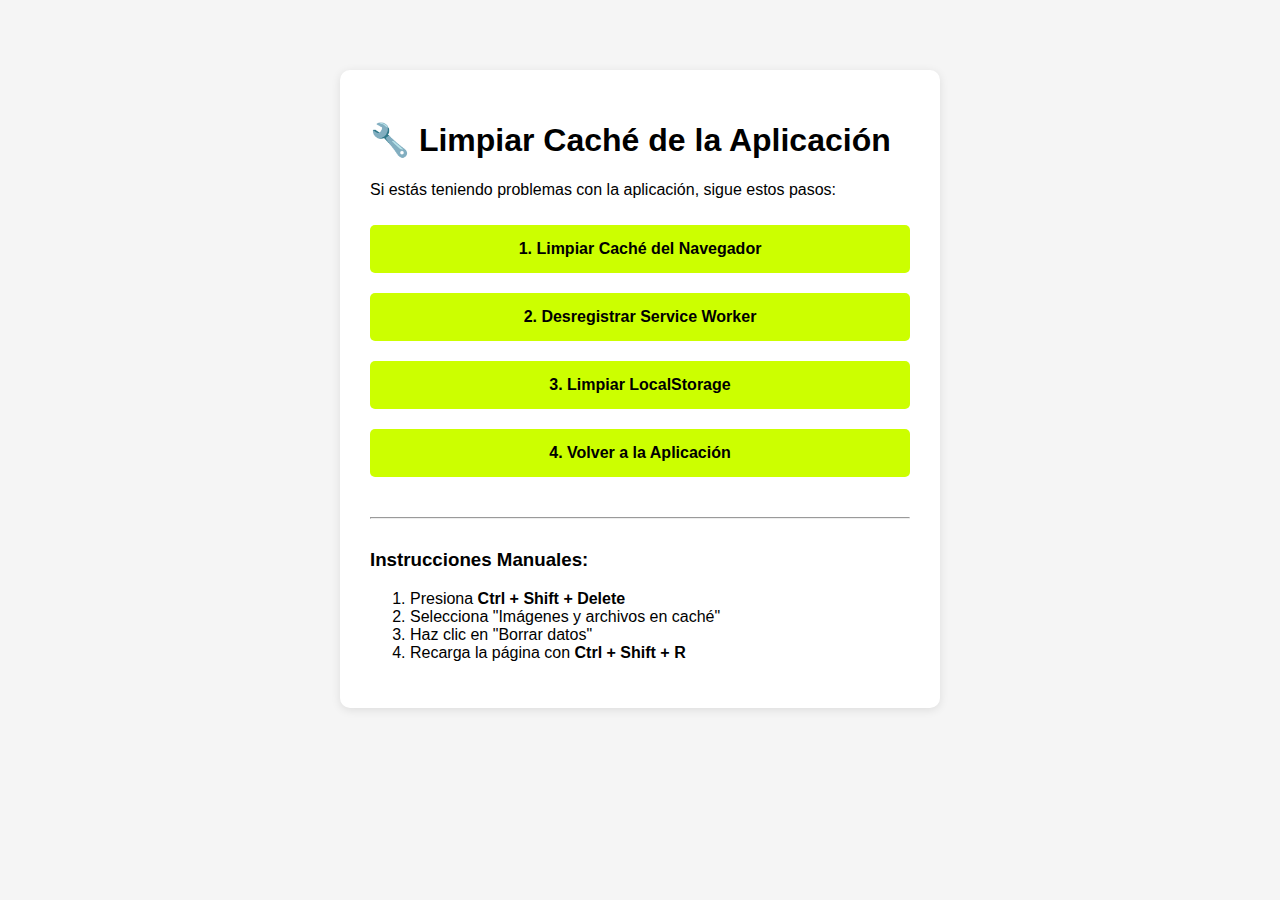
<file: clear-cache.html>
<!DOCTYPE html>
<html>

<head>
    <meta charset="UTF-8">
    <title>Limpiar Caché - Americanas</title>
    <style>
        body {
            font-family: Arial, sans-serif;
            max-width: 600px;
            margin: 50px auto;
            padding: 20px;
            background: #f5f5f5;
        }

        .card {
            background: white;
            padding: 30px;
            border-radius: 10px;
            box-shadow: 0 2px 10px rgba(0, 0, 0, 0.1);
        }

        button {
            background: #CCFF00;
            color: black;
            border: none;
            padding: 15px 30px;
            font-size: 16px;
            font-weight: bold;
            border-radius: 5px;
            cursor: pointer;
            width: 100%;
            margin: 10px 0;
        }

        button:hover {
            background: #b8e600;
        }

        .status {
            margin-top: 20px;
            padding: 15px;
            border-radius: 5px;
            display: none;
        }

        .success {
            background: #d4edda;
            color: #155724;
            border: 1px solid #c3e6cb;
        }

        .info {
            background: #d1ecf1;
            color: #0c5460;
            border: 1px solid #bee5eb;
        }
    </style>
</head>

<body>
    <div class="card">
        <h1>🔧 Limpiar Caché de la Aplicación</h1>
        <p>Si estás teniendo problemas con la aplicación, sigue estos pasos:</p>

        <button onclick="clearCache()">1. Limpiar Caché del Navegador</button>
        <button onclick="unregisterServiceWorker()">2. Desregistrar Service Worker</button>
        <button onclick="clearStorage()">3. Limpiar LocalStorage</button>
        <button onclick="window.location.href='index.html'">4. Volver a la Aplicación</button>

        <div id="status" class="status"></div>

        <hr style="margin: 30px 0;">

        <h3>Instrucciones Manuales:</h3>
        <ol>
            <li>Presiona <strong>Ctrl + Shift + Delete</strong></li>
            <li>Selecciona "Imágenes y archivos en caché"</li>
            <li>Haz clic en "Borrar datos"</li>
            <li>Recarga la página con <strong>Ctrl + Shift + R</strong></li>
        </ol>
    </div>

    <script>
        function showStatus(message, type = 'success') {
            const status = document.getElementById('status');
            status.className = `status ${type}`;
            status.textContent = message;
            status.style.display = 'block';
        }

        async function clearCache() {
            try {
                if ('caches' in window) {
                    const cacheNames = await caches.keys();
                    await Promise.all(
                        cacheNames.map(cacheName => caches.delete(cacheName))
                    );
                    showStatus('✅ Caché limpiada correctamente');
                } else {
                    showStatus('ℹ️ Tu navegador no soporta Cache API', 'info');
                }
            } catch (error) {
                showStatus('❌ Error al limpiar caché: ' + error.message, 'info');
            }
        }

        async function unregisterServiceWorker() {
            try {
                if ('serviceWorker' in navigator) {
                    const registrations = await navigator.serviceWorker.getRegistrations();
                    for (let registration of registrations) {
                        await registration.unregister();
                    }
                    showStatus('✅ Service Worker desregistrado');
                } else {
                    showStatus('ℹ️ No hay Service Worker registrado', 'info');
                }
            } catch (error) {
                showStatus('❌ Error: ' + error.message, 'info');
            }
        }

        function clearStorage() {
            try {
                localStorage.clear();
                sessionStorage.clear();
                showStatus('✅ Storage limpiado');
            } catch (error) {
                showStatus('❌ Error: ' + error.message, 'info');
            }
        }
    </script>
</body>

</html>
</file>
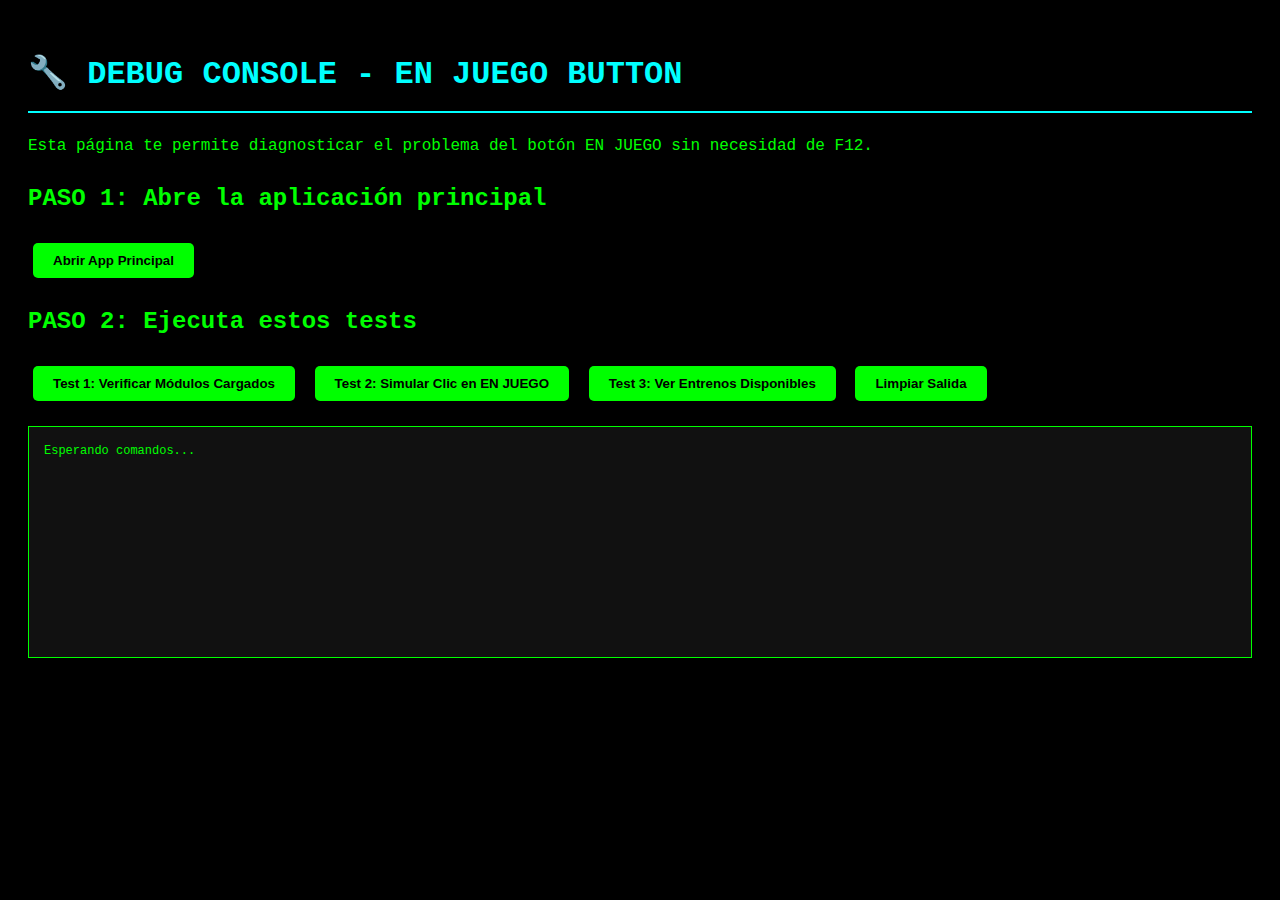
<file: debug-en-juego.html>
<!DOCTYPE html>
<html lang="es">

<head>
    <meta charset="UTF-8">
    <meta name="viewport" content="width=device-width, initial-scale=1.0">
    <title>Debug EN JUEGO - Console Abierta</title>
    <style>
        body {
            font-family: 'Courier New', monospace;
            background: #000;
            color: #0f0;
            padding: 20px;
            line-height: 1.6;
        }

        h1 {
            color: #0ff;
            border-bottom: 2px solid #0ff;
            padding-bottom: 10px;
        }

        .command {
            background: #111;
            border: 1px solid #0f0;
            padding: 15px;
            margin: 10px 0;
            border-radius: 5px;
            cursor: pointer;
        }

        .command:hover {
            background: #222;
        }

        button {
            background: #0f0;
            color: #000;
            border: none;
            padding: 10px 20px;
            font-weight: bold;
            cursor: pointer;
            margin: 5px;
            border-radius: 5px;
        }

        button:hover {
            background: #0ff;
        }

        #output {
            background: #111;
            border: 1px solid #0f0;
            padding: 15px;
            margin-top: 20px;
            min-height: 200px;
            white-space: pre-wrap;
            font-size: 12px;
        }
    </style>
</head>

<body>
    <h1>🔧 DEBUG CONSOLE - EN JUEGO BUTTON</h1>

    <p>Esta página te permite diagnosticar el problema del botón EN JUEGO sin necesidad de F12.</p>

    <h2>PASO 1: Abre la aplicación principal</h2>
    <button onclick="window.open('index.html', '_blank')">Abrir App Principal</button>

    <h2>PASO 2: Ejecuta estos tests</h2>

    <button onclick="test1()">Test 1: Verificar Módulos Cargados</button>
    <button onclick="test2()">Test 2: Simular Clic en EN JUEGO</button>
    <button onclick="test3()">Test 3: Ver Entrenos Disponibles</button>
    <button onclick="clearOutput()">Limpiar Salida</button>

    <div id="output">Esperando comandos...</div>

    <script>
        const output = document.getElementById('output');

        function log(msg) {
            output.textContent += msg + '\n';
        }

        function clearOutput() {
            output.textContent = '';
        }

        function test1() {
            clearOutput();
            log('=== TEST 1: VERIFICAR MÓDULOS CARGADOS ===\n');

            // Intentar acceder a la ventana principal
            try {
                const mainWindow = window.opener || window.parent;

                log('✓ Acceso a ventana principal: OK');
                log('ControlTowerView: ' + (typeof mainWindow.ControlTowerView !== 'undefined' ? '✅ CARGADO' : '❌ NO CARGADO'));
                log('Router: ' + (typeof mainWindow.Router !== 'undefined' ? '✅ CARGADO' : '❌ NO CARGADO'));
                log('EventsController: ' + (typeof mainWindow.EventsController !== 'undefined' ? '✅ CARGADO' : '❌ NO CARGADO'));
                log('openLiveEvent: ' + (typeof mainWindow.openLiveEvent !== 'undefined' ? '✅ EXISTE' : '❌ NO EXISTE'));

            } catch (e) {
                log('❌ ERROR: No se puede acceder a la ventana principal');
                log('Abre esta página desde la app principal o en la misma pestaña');
                log('Error: ' + e.message);
            }
        }

        function test2() {
            clearOutput();
            log('=== TEST 2: SIMULAR CLIC EN EN JUEGO ===\n');

            const entrenoId = prompt('Ingresa el ID del entreno (o deja vacío para usar uno de prueba):');
            const id = entrenoId || 'test-entreno-id';

            try {
                const mainWindow = window.opener || window.parent;

                log('Intentando abrir entreno: ' + id);

                if (typeof mainWindow.openLiveEvent === 'function') {
                    mainWindow.openLiveEvent(id, 'entreno');
                    log('✅ Función openLiveEvent ejecutada');
                    log('Revisa la ventana principal para ver si se abrió la vista');
                } else if (mainWindow.EventsController && typeof mainWindow.EventsController.openLiveEvent === 'function') {
                    mainWindow.EventsController.openLiveEvent(id, 'entreno');
                    log('✅ Función EventsController.openLiveEvent ejecutada');
                } else {
                    log('❌ No se encontró la función openLiveEvent');
                }

            } catch (e) {
                log('❌ ERROR: ' + e.message);
            }
        }

        function test3() {
            clearOutput();
            log('=== TEST 3: VER ENTRENOS DISPONIBLES ===\n');

            try {
                const mainWindow = window.opener || window.parent;

                if (mainWindow.EventsController && mainWindow.EventsController.state) {
                    const entrenos = mainWindow.EventsController.state.entrenos;

                    if (entrenos && entrenos.length > 0) {
                        log('Total de entrenos: ' + entrenos.length + '\n');

                        entrenos.forEach((e, i) => {
                            const hasStarted = mainWindow.EventsController.hasEventStarted(e.date, e.time);
                            const isLive = e.status === 'live' || (e.status === 'open' && hasStarted);

                            log(`Entreno ${i + 1}: ${e.name}`);
                            log(`  ID: ${e.id}`);
                            log(`  Fecha: ${e.date} ${e.time}`);
                            log(`  Status: ${e.status}`);
                            log(`  Ha empezado: ${hasStarted ? 'SÍ' : 'NO'}`);
                            log(`  isLive: ${isLive ? 'SÍ' : 'NO'}`);
                            log(`  Botón EN JUEGO visible: ${isLive ? '✅ SÍ' : '❌ NO'}`);
                            log('');
                        });
                    } else {
                        log('⚠️ No hay entrenos cargados');
                    }
                } else {
                    log('❌ No se puede acceder al estado de EventsController');
                }

            } catch (e) {
                log('❌ ERROR: ' + e.message);
            }
        }
    </script>
</body>

</html>
</file>
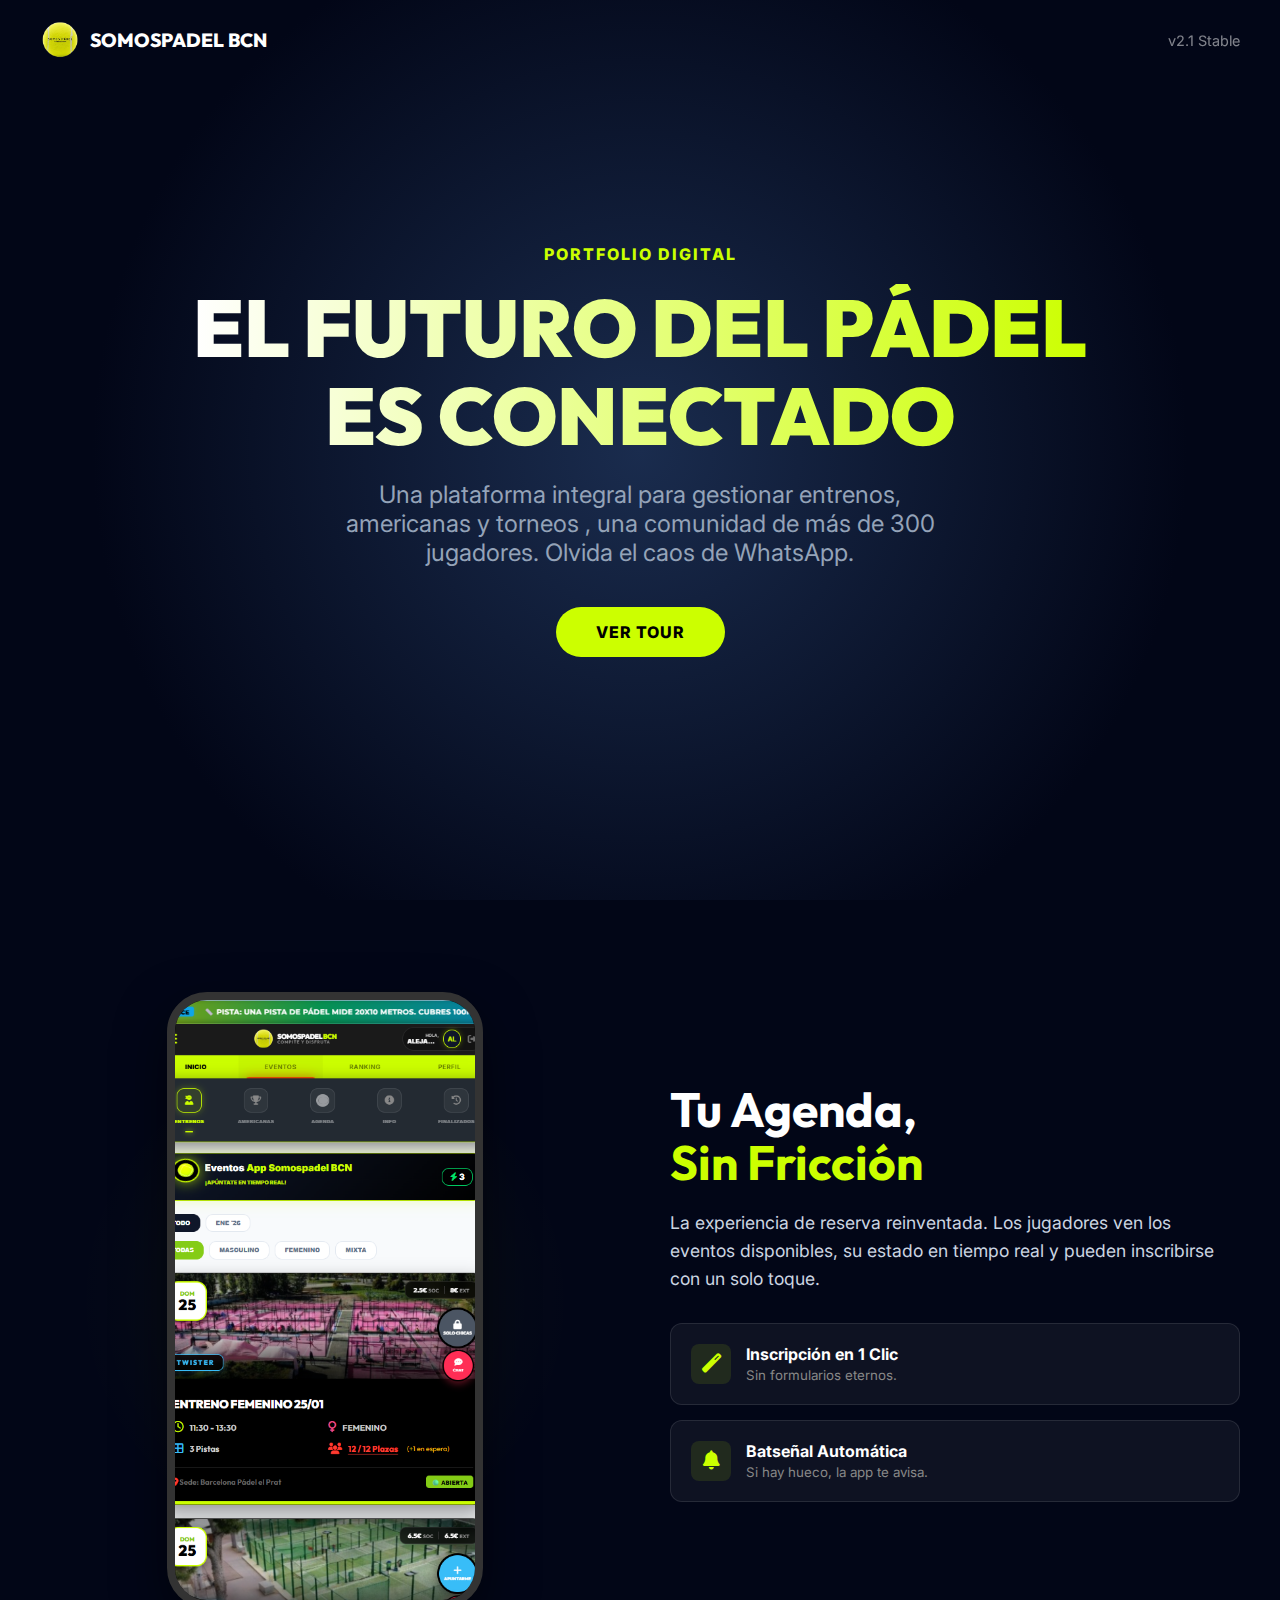
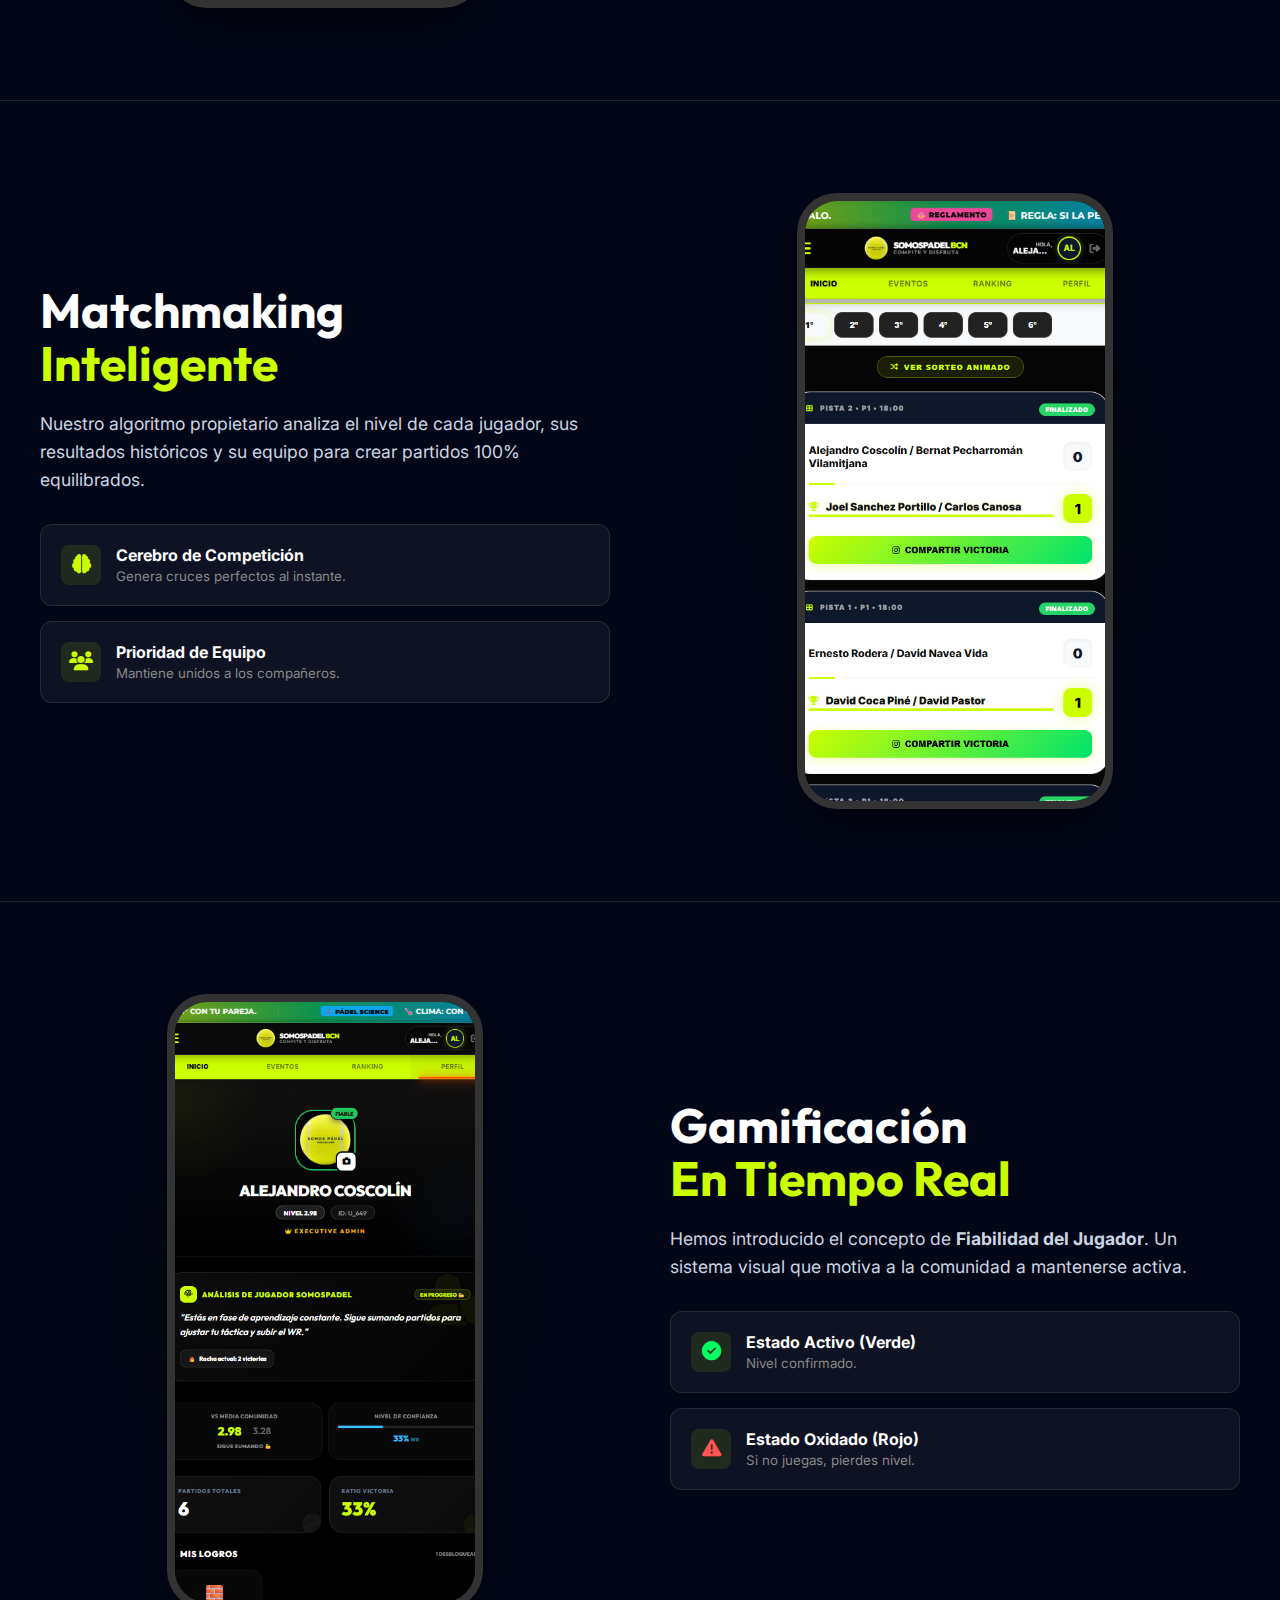
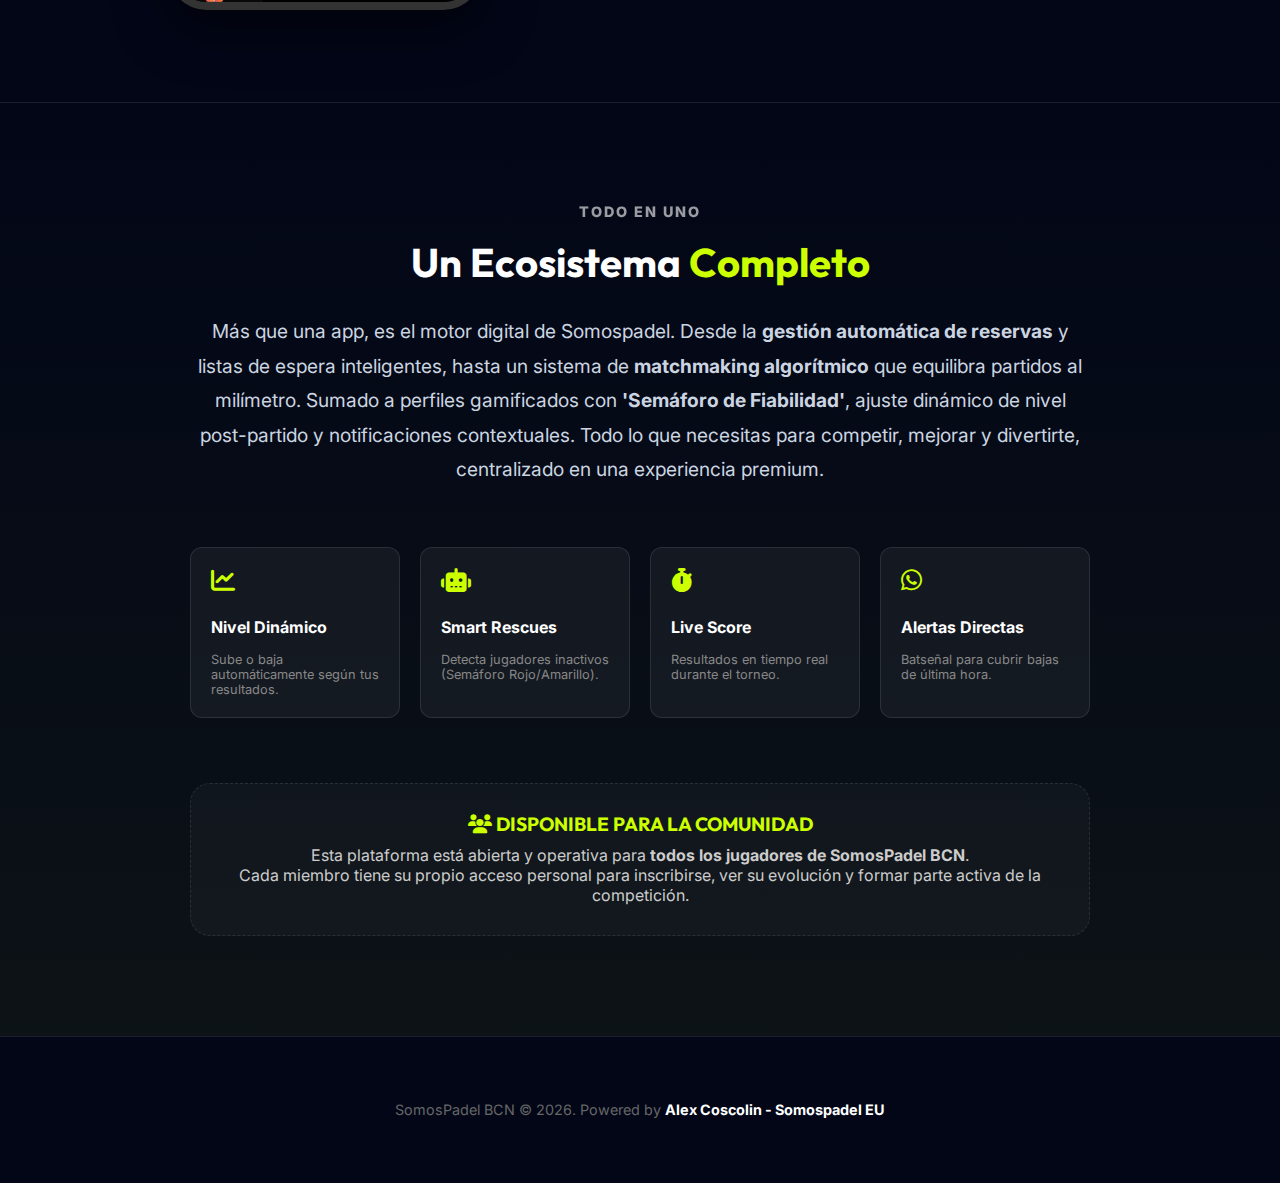
<file: presentation.html>
<!DOCTYPE html>
<html lang="es">

<head>
    <meta charset="UTF-8">
    <meta name="viewport" content="width=device-width, initial-scale=1.0">
    <title>SomosPadel BCN - App Portfolio</title>
    <link
        href="https://fonts.googleapis.com/css2?family=Outfit:wght@300;500;800;900&family=Inter:wght@400;600&display=swap"
        rel="stylesheet">
    <link rel="stylesheet" href="https://cdnjs.cloudflare.com/ajax/libs/font-awesome/6.4.0/css/all.min.css">
    <style>
        :root {
            --primary: #CCFF00;
            --dark: #0f172a;
            --darker: #020617;
            --glass: rgba(255, 255, 255, 0.05);
            --border: rgba(255, 255, 255, 0.1);
        }

        body {
            margin: 0;
            background-color: var(--darker);
            color: white;
            font-family: 'Inter', sans-serif;
            overflow-x: hidden;
        }

        h1,
        h2,
        h3 {
            font-family: 'Outfit', sans-serif;
            margin: 0;
            line-height: 1.1;
        }

        .container {
            max-width: 1200px;
            margin: 0 auto;
            padding: 0 20px;
        }

        /* HERO SECTION */
        .hero {
            height: 100vh;
            display: flex;
            align-items: center;
            justify-content: center;
            text-align: center;
            background: radial-gradient(circle at center, #1a2c4e 0%, var(--darker) 70%);
            position: relative;
        }

        .hero h1 {
            font-size: 5rem;
            font-weight: 900;
            background: linear-gradient(to right, #fff, var(--primary));
            -webkit-background-clip: text;
            -webkit-text-fill-color: transparent;
            margin-bottom: 20px;
            text-transform: uppercase;
        }

        .hero p {
            font-size: 1.5rem;
            color: #94a3b8;
            max-width: 600px;
            margin: 0 auto 40px auto;
        }

        .btn-scroll {
            background: var(--primary);
            color: black;
            padding: 15px 40px;
            border-radius: 50px;
            font-weight: 800;
            text-decoration: none;
            text-transform: uppercase;
            letter-spacing: 1px;
            display: inline-block;
            transition: transform 0.2s;
        }

        .btn-scroll:hover {
            transform: scale(1.05);
        }

        /* MOCKUP GRIDS */
        .section {
            padding: 100px 0;
            border-bottom: 1px solid var(--border);
        }

        .grid-2 {
            display: grid;
            grid-template-columns: 1fr 1fr;
            gap: 60px;
            align-items: center;
        }

        .text-content h2 {
            font-size: 3rem;
            margin-bottom: 20px;
        }

        .text-content p {
            font-size: 1.1rem;
            color: #cbd5e1;
            line-height: 1.6;
            margin-bottom: 30px;
        }

        .feature-card {
            background: var(--glass);
            border: 1px solid var(--border);
            padding: 20px;
            border-radius: 12px;
            margin-bottom: 15px;
            display: flex;
            align-items: center;
            gap: 15px;
        }

        .feature-icon {
            width: 40px;
            height: 40px;
            background: rgba(204, 255, 0, 0.1);
            color: var(--primary);
            display: flex;
            align-items: center;
            justify-content: center;
            border-radius: 8px;
            font-size: 1.2rem;
        }

        /* PHONE MOCKUP CONTAINER */
        .mockup-container {
            position: relative;
            height: 600px;
            background: radial-gradient(circle at center, rgba(204, 255, 0, 0.05), transparent 60%);
            display: flex;
            justify-content: center;
            align-items: center;
        }

        .phone-frame {
            width: 300px;
            height: 600px;
            background: #000;
            border-radius: 40px;
            border: 8px solid #333;
            overflow: hidden;
            position: relative;
            box-shadow: 0 20px 50px rgba(0, 0, 0, 0.5);
        }

        .phone-screen {
            width: 100%;
            height: 100%;
            background: #1e1e1e;
            display: flex;
            align-items: center;
            justify-content: center;
            color: #555;
            font-size: 0.8rem;
            flex-direction: column;
            text-align: center;
            padding: 20px;
        }

        .mock-img {
            width: 100%;
            height: 100%;
            object-fit: cover;
        }

        /* HIGHLIGHT TEXT */
        .highlight {
            color: var(--primary);
        }

        /* RESPONSIVE DESIGN (TABLET & MOBILE) */
        @media (max-width: 900px) {
            .hero h1 {
                font-size: 3rem;
            }

            .grid-2 {
                grid-template-columns: 1fr;
                gap: 40px;
                text-align: center;
            }

            .feature-card {
                text-align: left;
            }

            /* Reorder text above image on mobile for better flow */
            .section:nth-child(odd) .mockup-container {
                order: 2;
            }

            .section:nth-child(odd) .text-content {
                order: 1;
            }

            .phone-frame {
                width: 260px;
                height: 520px;
                border-width: 6px;
            }

            .mockup-container {
                height: auto;
                padding: 40px 0;
            }

            nav {
                padding: 15px 20px;
                position: relative;
                background: var(--darker);
            }
        }
    </style>
</head>

<body>

    <!-- NAVBAR -->
    <nav
        style="padding: 20px 40px; display: flex; justify-content: space-between; align-items: center; position: absolute; width: 100%; top: 0; box-sizing: border-box; z-index: 10;">
        <div style="display: flex; align-items: center; gap: 10px;">
            <img src="img/logo_somospadel.png" alt="Logo SomosPadel" style="height: 40px;">
            <span style="font-family: 'Outfit'; font-weight: 800; font-size: 1.2rem; color: white;">SOMOSPADEL
                BCN</span>
        </div>
        <div>
            <span style="opacity: 0.5; font-size: 0.9rem;">v2.1 Stable</span>
        </div>
    </nav>

    <!-- HERO -->
    <section class="hero">
        <div class="container">
            <div
                style="font-size: 1rem; font-weight: 800; color: var(--primary); letter-spacing: 2px; margin-bottom: 20px;">
                PORTFOLIO DIGITAL</div>
            <h1>El Futuro del Pádel<br>es Conectado</h1>
            <p>Una plataforma integral para gestionar entrenos, americanas y torneos , una comunidad de más de 300
                jugadores. Olvida el caos de WhatsApp.</p>
            <a href="#features" class="btn-scroll">Ver Tour</a>
        </div>
    </section>

    <!-- 1. AGENDA -->
    <section id="features" class="section">
        <div class="container grid-2">
            <div class="mockup-container">
                <div class="phone-frame">
                    <img src="img/portfolio_agenda.png" class="mock-img" alt="Agenda Screen">
                </div>
            </div>
            <div class="text-content">
                <h2>Tu Agenda,<br><span class="highlight">Sin Fricción</span></h2>
                <p>La experiencia de reserva reinventada. Los jugadores ven los eventos disponibles, su estado en tiempo
                    real y pueden inscribirse con un solo toque.</p>

                <div class="feature-card">
                    <div class="feature-icon"><i class="fas fa-magic"></i></div>
                    <div><b>Inscripción en 1 Clic</b><br><small style="color:#888">Sin formularios eternos.</small>
                    </div>
                </div>
                <div class="feature-card">
                    <div class="feature-icon"><i class="fas fa-bell"></i></div>
                    <div><b>Batseñal Automática</b><br><small style="color:#888">Si hay hueco, la app te avisa.</small>
                    </div>
                </div>
            </div>
        </div>
    </section>

    <!-- 2. ALGORITMO -->
    <section class="section">
        <div class="container grid-2">
            <div class="text-content">
                <h2>Matchmaking<br><span class="highlight">Inteligente</span></h2>
                <p>Nuestro algoritmo propietario analiza el nivel de cada jugador, sus resultados históricos y su equipo
                    para crear partidos 100% equilibrados.</p>

                <div class="feature-card">
                    <div class="feature-icon"><i class="fas fa-brain"></i></div>
                    <div><b>Cerebro de Competición</b><br><small style="color:#888">Genera cruces perfectos al
                            instante.</small></div>
                </div>
                <div class="feature-card">
                    <div class="feature-icon"><i class="fas fa-users"></i></div>
                    <div><b>Prioridad de Equipo</b><br><small style="color:#888">Mantiene unidos a los
                            compañeros.</small></div>
                </div>
            </div>
            <div class="mockup-container">
                <div class="phone-frame">
                    <img src="img/portfolio_results.png" class="mock-img" alt="Results Screen">
                </div>
            </div>
        </div>
    </section>

    <!-- 3. GAMIFICACIÓN (SEMÁFORO) -->
    <section class="section">
        <div class="container grid-2">
            <div class="mockup-container">
                <div class="phone-frame">
                    <img src="img/portfolio_profile.png" class="mock-img" alt="Profile Screen">
                </div>
            </div>
            <div class="text-content">
                <h2>Gamificación<br><span class="highlight">En Tiempo Real</span></h2>
                <p>Hemos introducido el concepto de <b>Fiabilidad del Jugador</b>. Un sistema visual que motiva a la
                    comunidad a mantenerse activa.</p>

                <div class="feature-card">
                    <div class="feature-icon"><i class="fas fa-check-circle" style="color:#00ff64;"></i></div>
                    <div><b>Estado Activo (Verde)</b><br><small style="color:#888">Nivel confirmado.</small></div>
                </div>
                <div class="feature-card">
                    <div class="feature-icon"><i class="fas fa-exclamation-triangle" style="color:#FF5555;"></i></div>
                    <div><b>Estado Oxidado (Rojo)</b><br><small style="color:#888">Si no juegas, pierdes nivel.</small>
                    </div>
                </div>
            </div>
        </div>
    </section>

    <!-- 4. RESUMEN ECOSISTEMA -->
    <section class="section"
        style="background: linear-gradient(to bottom, transparent, rgba(204, 255, 0, 0.05)); border-bottom: none;">
        <div class="container" style="text-align: center; max-width: 900px;">
            <div
                style="font-size: 0.9rem; font-weight: 800; color: #fff; opacity: 0.6; letter-spacing: 2px; margin-bottom: 20px;">
                TODO EN UNO</div>
            <h2 style="font-size: 2.5rem; margin-bottom: 30px;">Un Ecosistema <span class="highlight">Completo</span>
            </h2>

            <p style="font-size: 1.2rem; color: #cbd5e1; line-height: 1.8; margin-bottom: 60px;">
                Más que una app, es el motor digital de Somospadel. Desde la <b>gestión automática de reservas</b> y
                listas de espera inteligentes, hasta un sistema de <b>matchmaking algorítmico</b> que equilibra partidos
                al milímetro. Sumado a perfiles gamificados con <b>'Semáforo de Fiabilidad'</b>, ajuste dinámico de
                nivel post-partido y notificaciones contextuales. Todo lo que necesitas para competir, mejorar y
                divertirte, centralizado en una experiencia premium.
            </p>

            <!-- MICRO FEATURES GRID -->
            <div
                style="display: grid; grid-template-columns: repeat(auto-fit, minmax(200px, 1fr)); gap: 20px; text-align: left;">
                <div class="feature-card" style="flex-direction: column; align-items: flex-start;">
                    <i class="fas fa-chart-line highlight" style="font-size: 1.5rem; margin-bottom: 10px;"></i>
                    <div style="font-weight: 700; color: white;">Nivel Dinámico</div>
                    <div style="font-size: 0.8rem; color: #888;">Sube o baja automáticamente según tus resultados.</div>
                </div>
                <div class="feature-card" style="flex-direction: column; align-items: flex-start;">
                    <i class="fas fa-robot highlight" style="font-size: 1.5rem; margin-bottom: 10px;"></i>
                    <div style="font-weight: 700; color: white;">Smart Rescues</div>
                    <div style="font-size: 0.8rem; color: #888;">Detecta jugadores inactivos (Semáforo Rojo/Amarillo).
                    </div>
                </div>
                <div class="feature-card" style="flex-direction: column; align-items: flex-start;">
                    <i class="fas fa-stopwatch highlight" style="font-size: 1.5rem; margin-bottom: 10px;"></i>
                    <div style="font-weight: 700; color: white;">Live Score</div>
                    <div style="font-size: 0.8rem; color: #888;">Resultados en tiempo real durante el torneo.</div>
                </div>
                <div class="feature-card" style="flex-direction: column; align-items: flex-start;">
                    <i class="fab fa-whatsapp highlight" style="font-size: 1.5rem; margin-bottom: 10px;"></i>
                    <div style="font-weight: 700; color: white;">Alertas Directas</div>
                    <div style="font-size: 0.8rem; color: #888;">Batseñal para cubrir bajas de última hora.</div>
                </div>
            </div>

            <!-- COMMUNITY ACCESS BANNER -->
            <div
                style="margin-top: 50px; padding: 30px; background: rgba(255, 255, 255, 0.03); border-radius: 20px; border: 1px dashed rgba(255,255,255,0.1); display: inline-block;">
                <h3 style="color: var(--primary); font-size: 1.2rem; margin-bottom: 10px;"><i class="fas fa-users"></i>
                    DISPONIBLE PARA LA COMUNIDAD</h3>
                <p style="color: #ccc; margin: 0; font-size: 1rem;">
                    Esta plataforma está abierta y operativa para <b>todos los jugadores de SomosPadel BCN</b>. <br>
                    Cada miembro tiene su propio acceso personal para inscribirse, ver su evolución y formar parte
                    activa de la competición.
                </p>
            </div>
        </div>
    </section>

    <footer style="text-align:center; padding: 50px; color:#666; border-top: 1px solid var(--border);">
        <p style="font-size: 0.9rem;">SomosPadel BCN © 2026. Powered by <span style="color:white; font-weight:700;">Alex
                Coscolin - Somospadel EU</span></p>
    </footer>

</body>

</html>
</file>
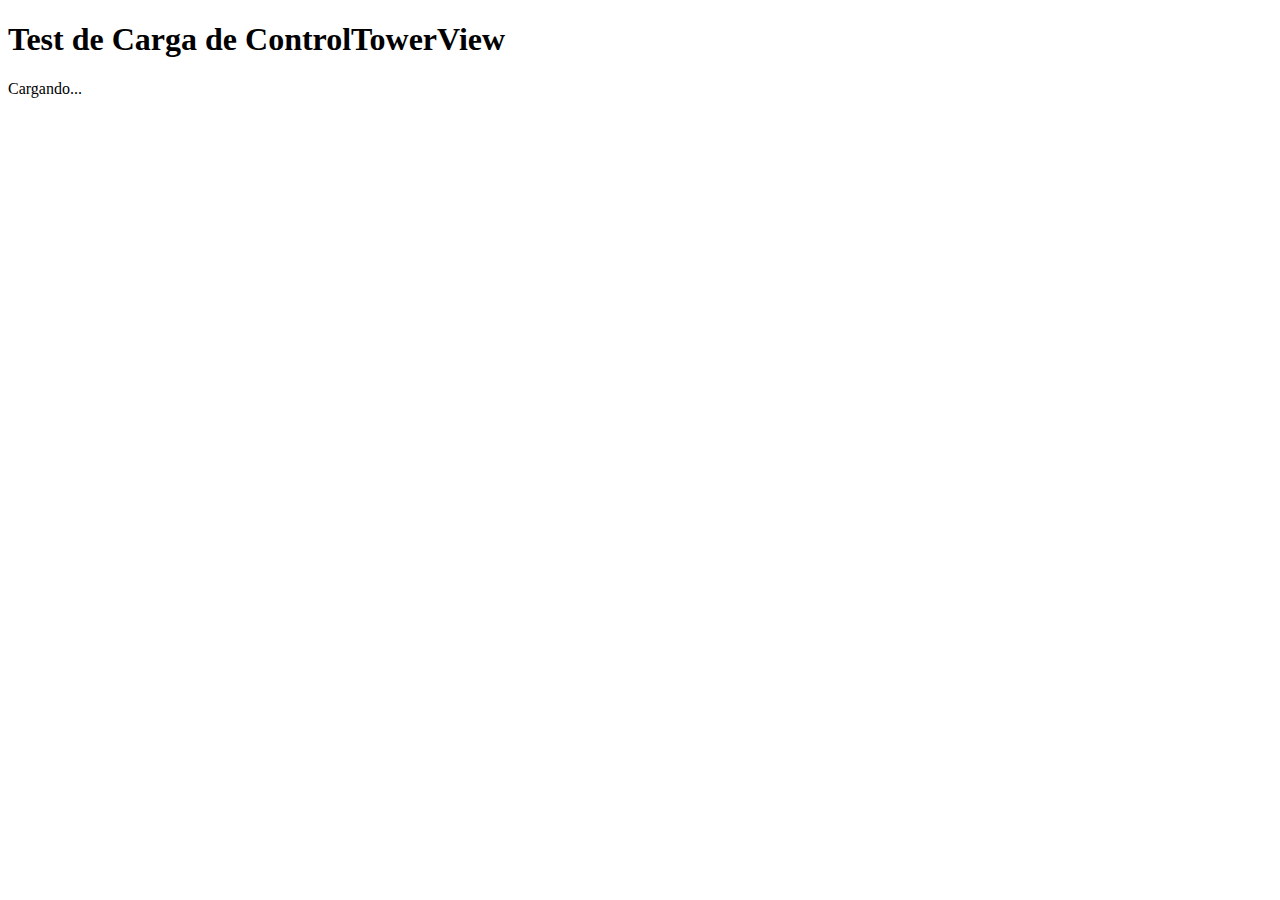
<file: test-controltower.html>
<!DOCTYPE html>
<html>

<head>
    <title>Test ControlTowerView</title>
</head>

<body>
    <h1>Test de Carga de ControlTowerView</h1>
    <div id="status">Cargando...</div>

    <!-- Dependencias mínimas -->
    <script>
        // Mock de dependencias necesarias
        window.db = {
            collection: () => ({
                doc: () => ({
                    get: () => Promise.resolve({ exists: false }),
                    onSnapshot: () => () => { }
                }),
                where: () => ({
                    onSnapshot: () => () => { }
                })
            })
        };

        window.Store = {
            getState: () => null
        };

        window.Router = {
            navigate: () => { }
        };
    </script>

    <!-- Cargar ControlTowerView -->
    <script src="js/modules/americanas/ControlTowerView.js?v=5000"></script>

    <script>
        setTimeout(() => {
            const statusDiv = document.getElementById('status');
            if (typeof window.ControlTowerView !== 'undefined') {
                statusDiv.innerHTML = '<span style="color: green; font-size: 24px;">✅ ControlTowerView cargado correctamente!</span>';
                console.log("ControlTowerView:", window.ControlTowerView);
            } else {
                statusDiv.innerHTML = '<span style="color: red; font-size: 24px;">❌ ERROR: ControlTowerView NO se cargó</span>';
                console.error("ControlTowerView no está definido");
            }
        }, 1000);
    </script>
</body>

</html>
</file>
